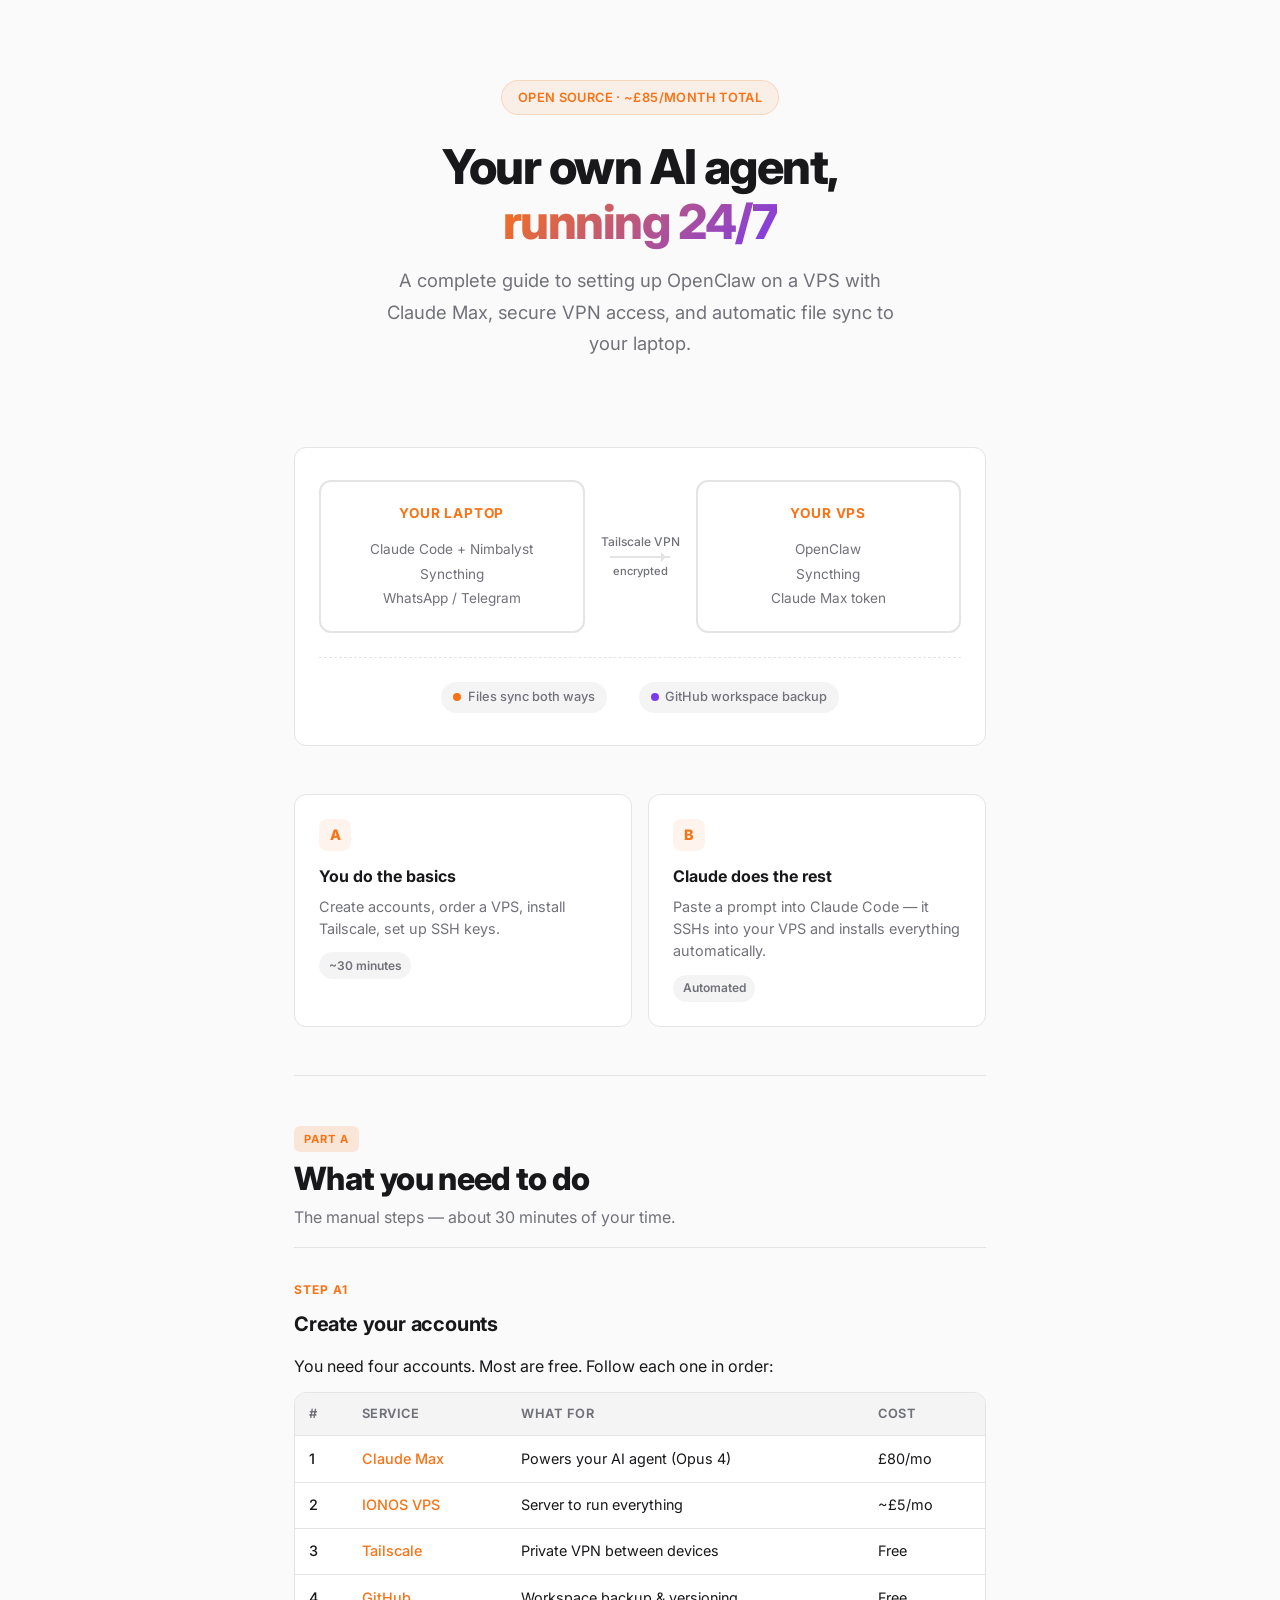
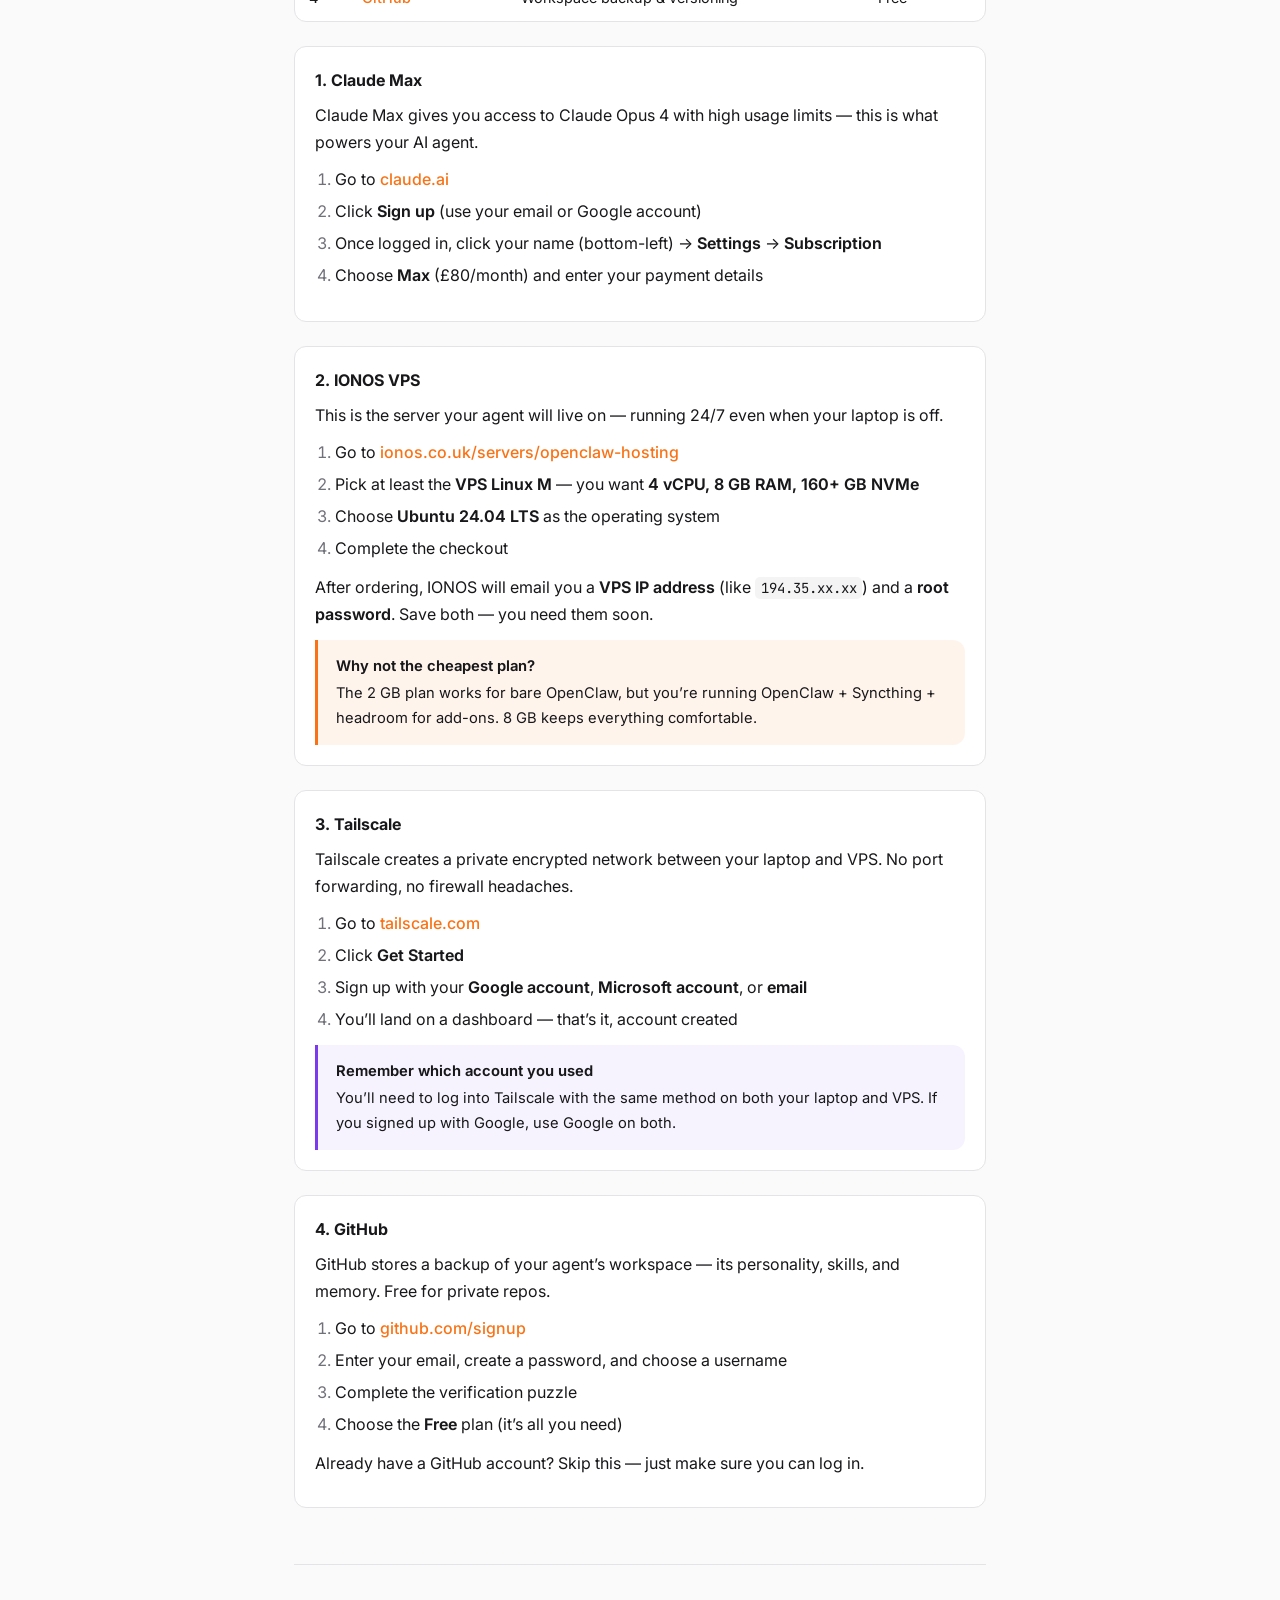
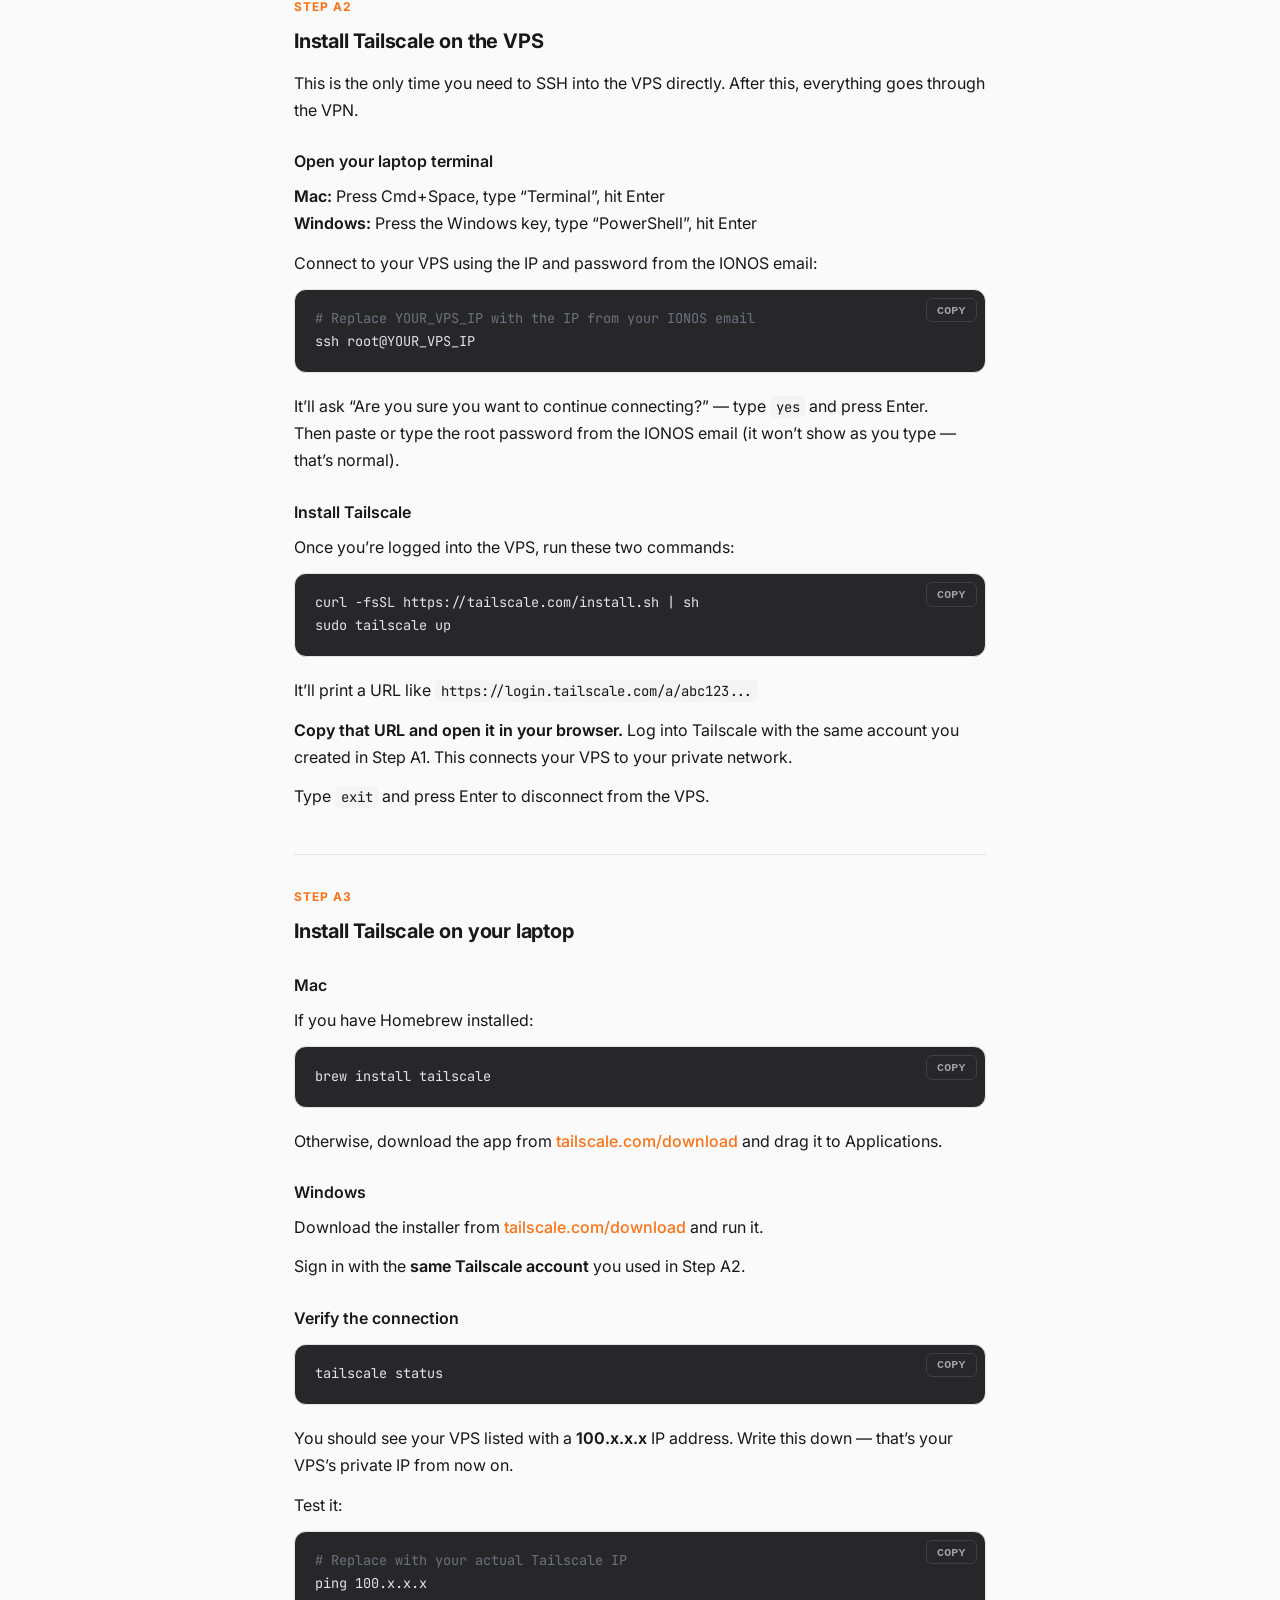
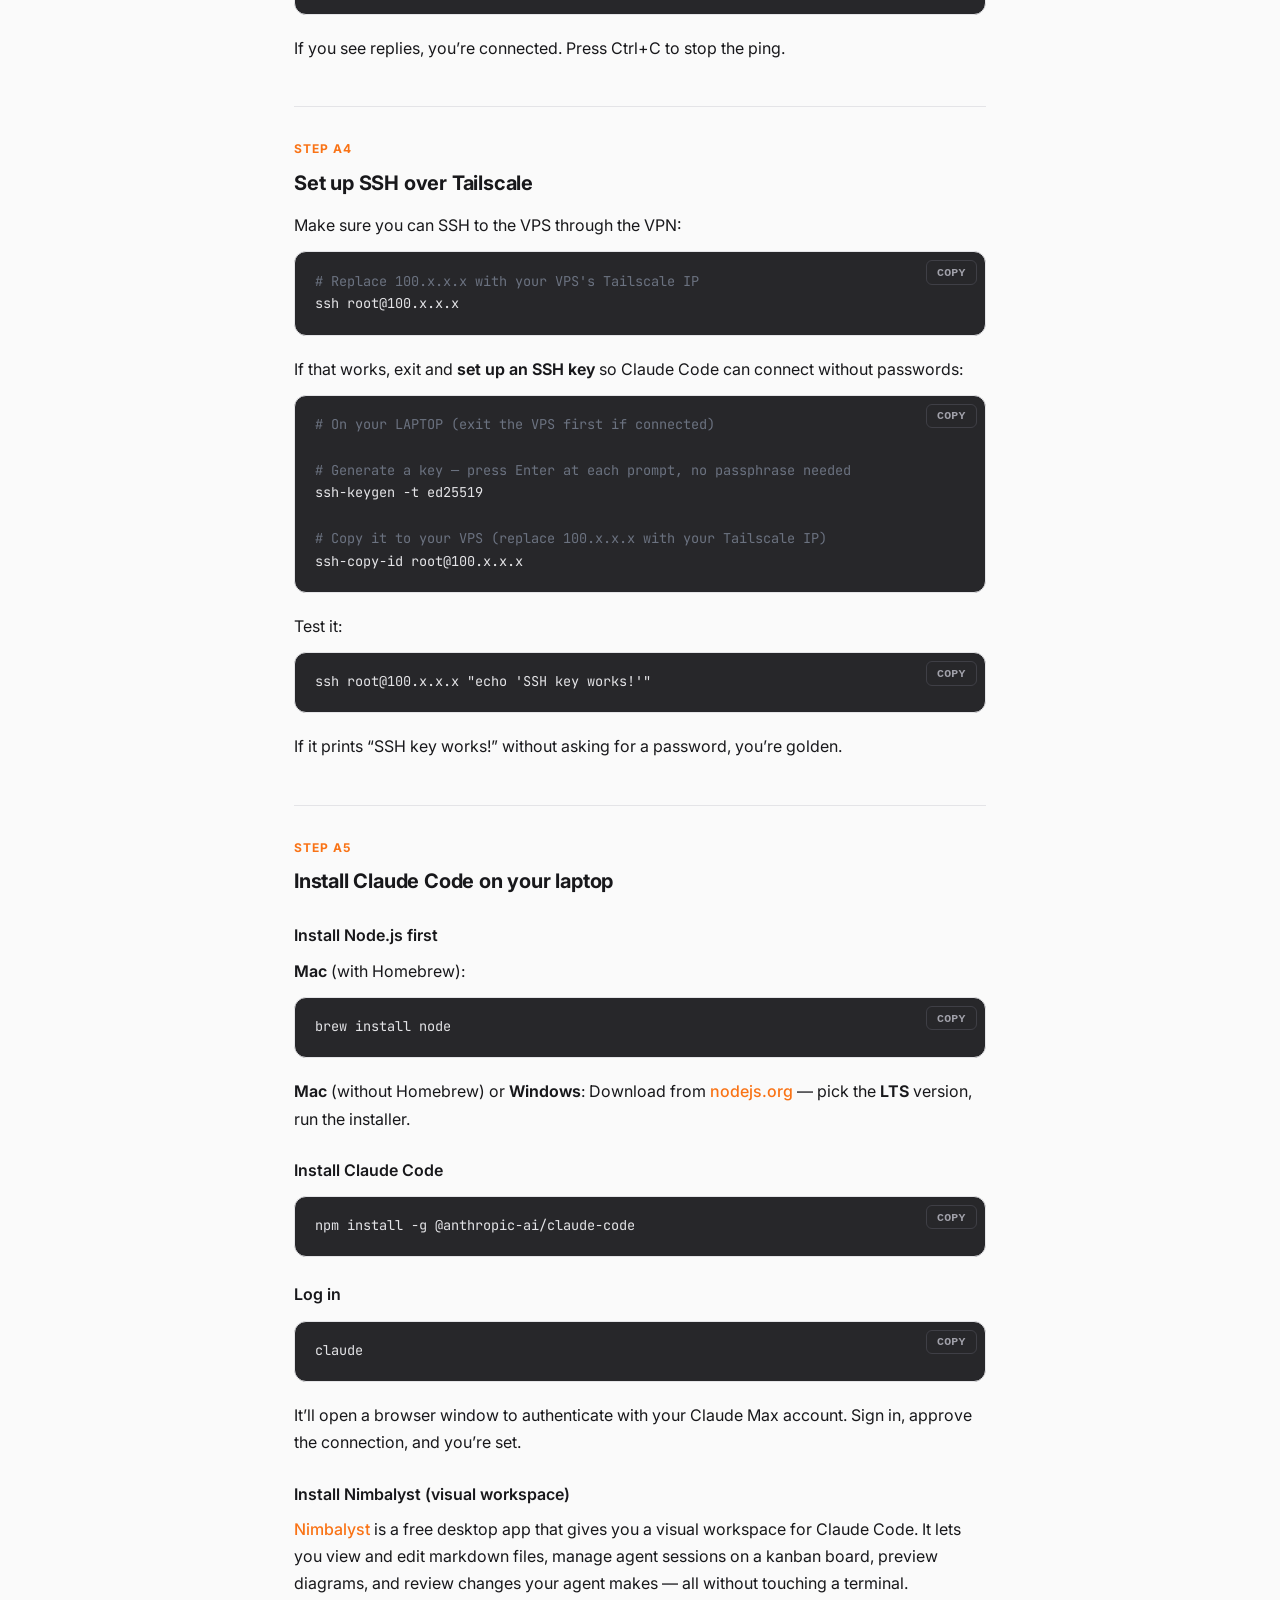
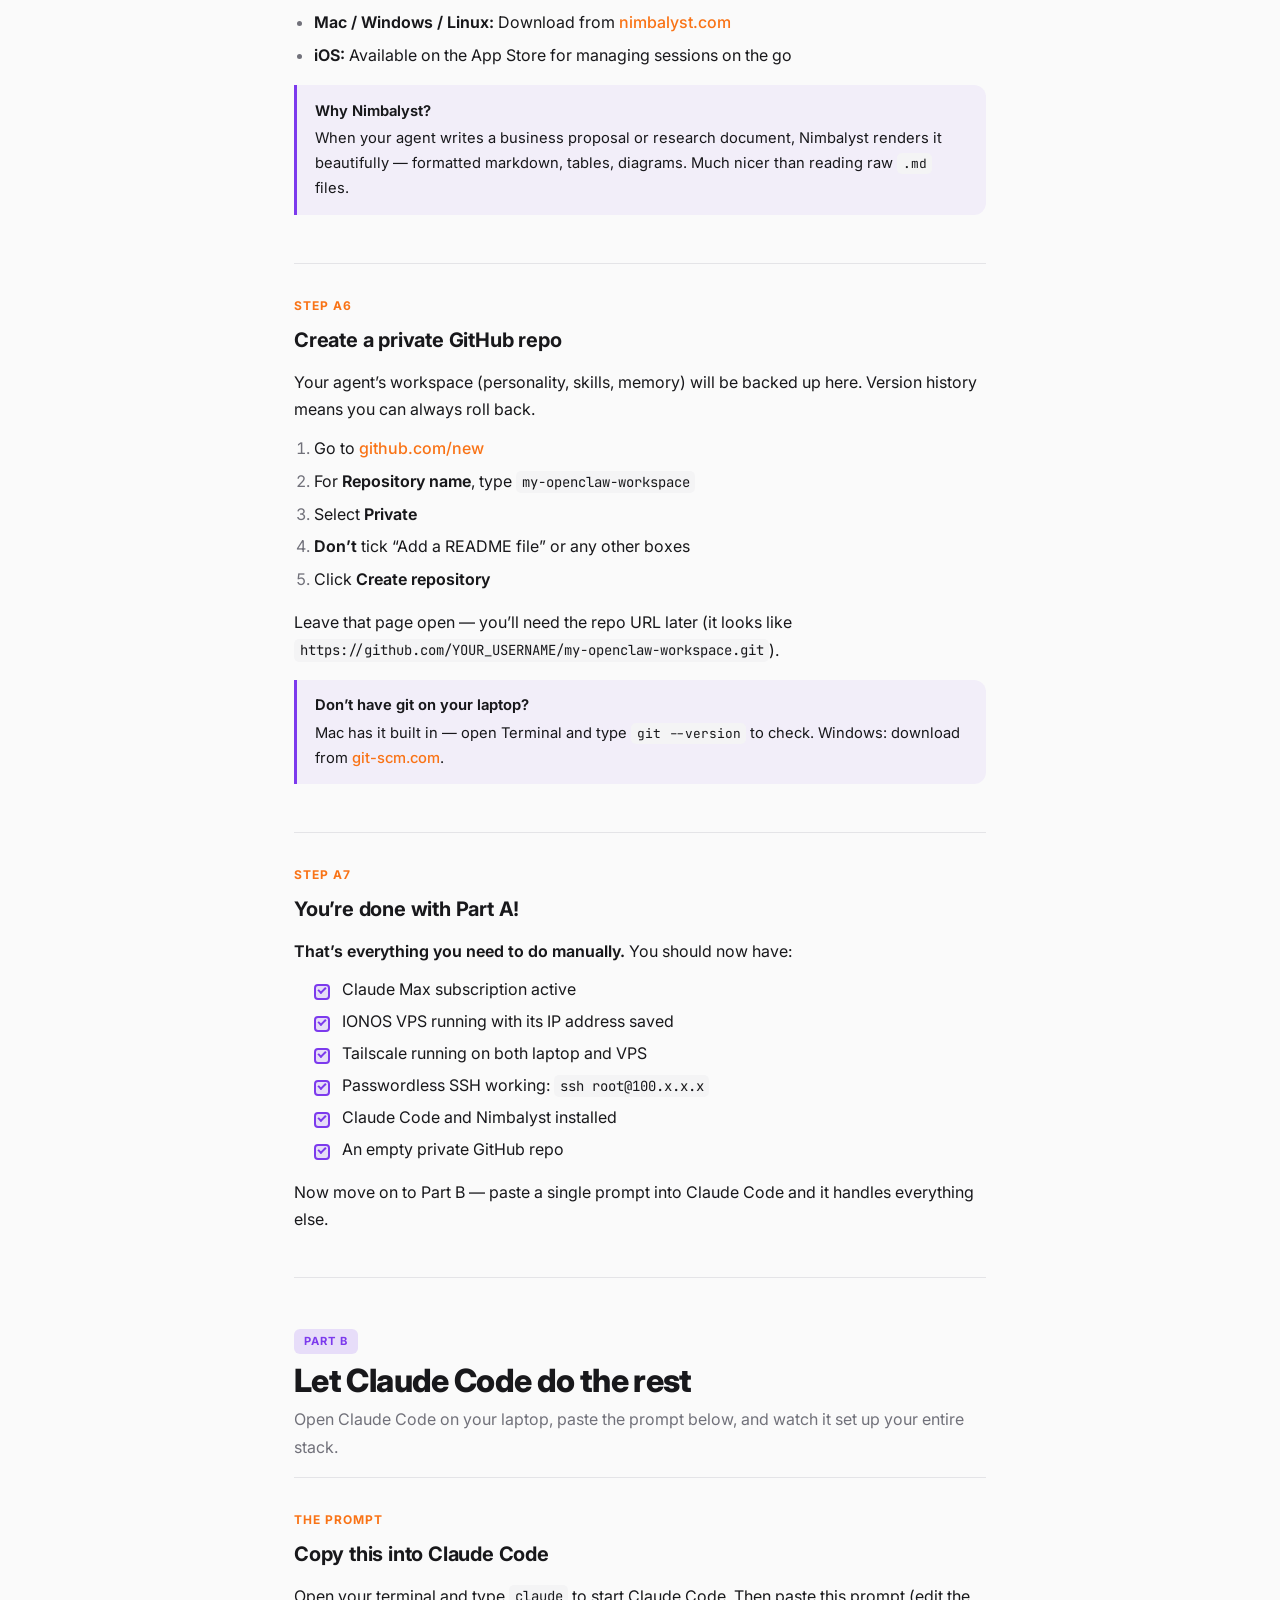
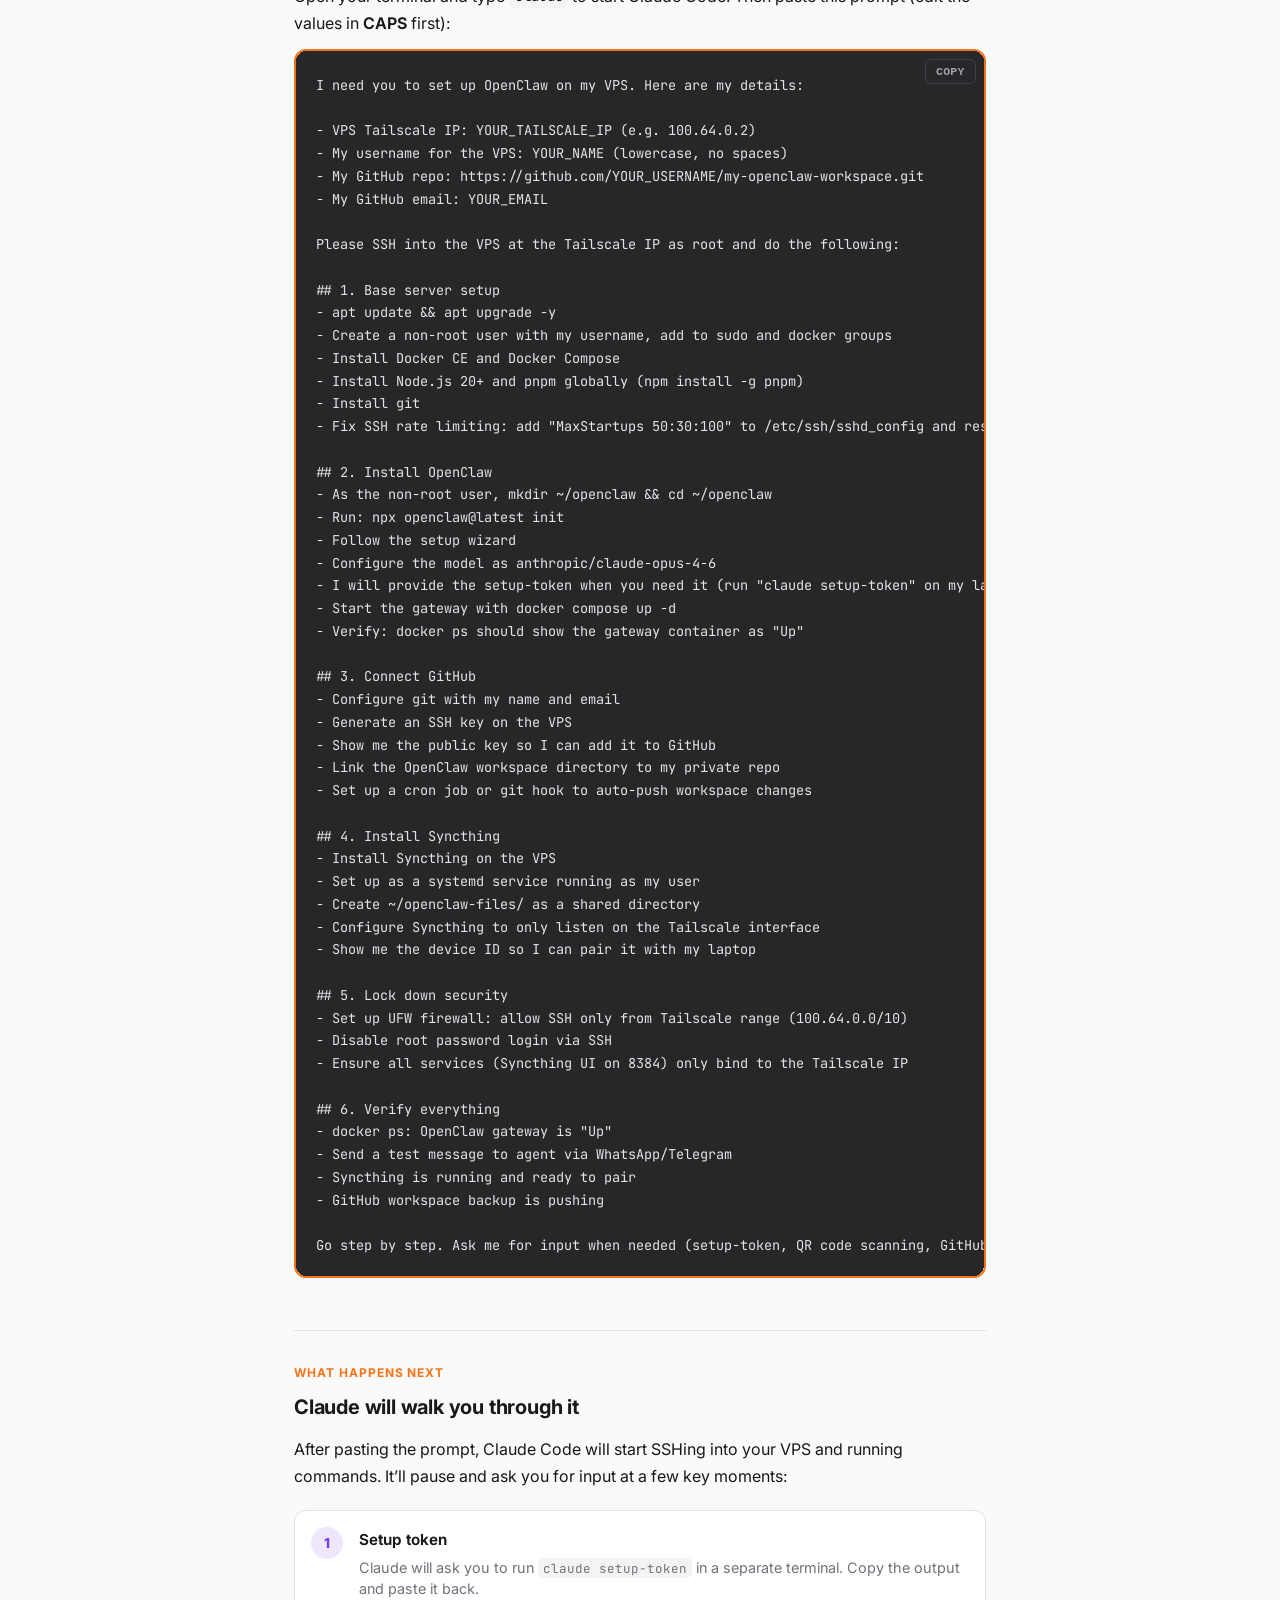
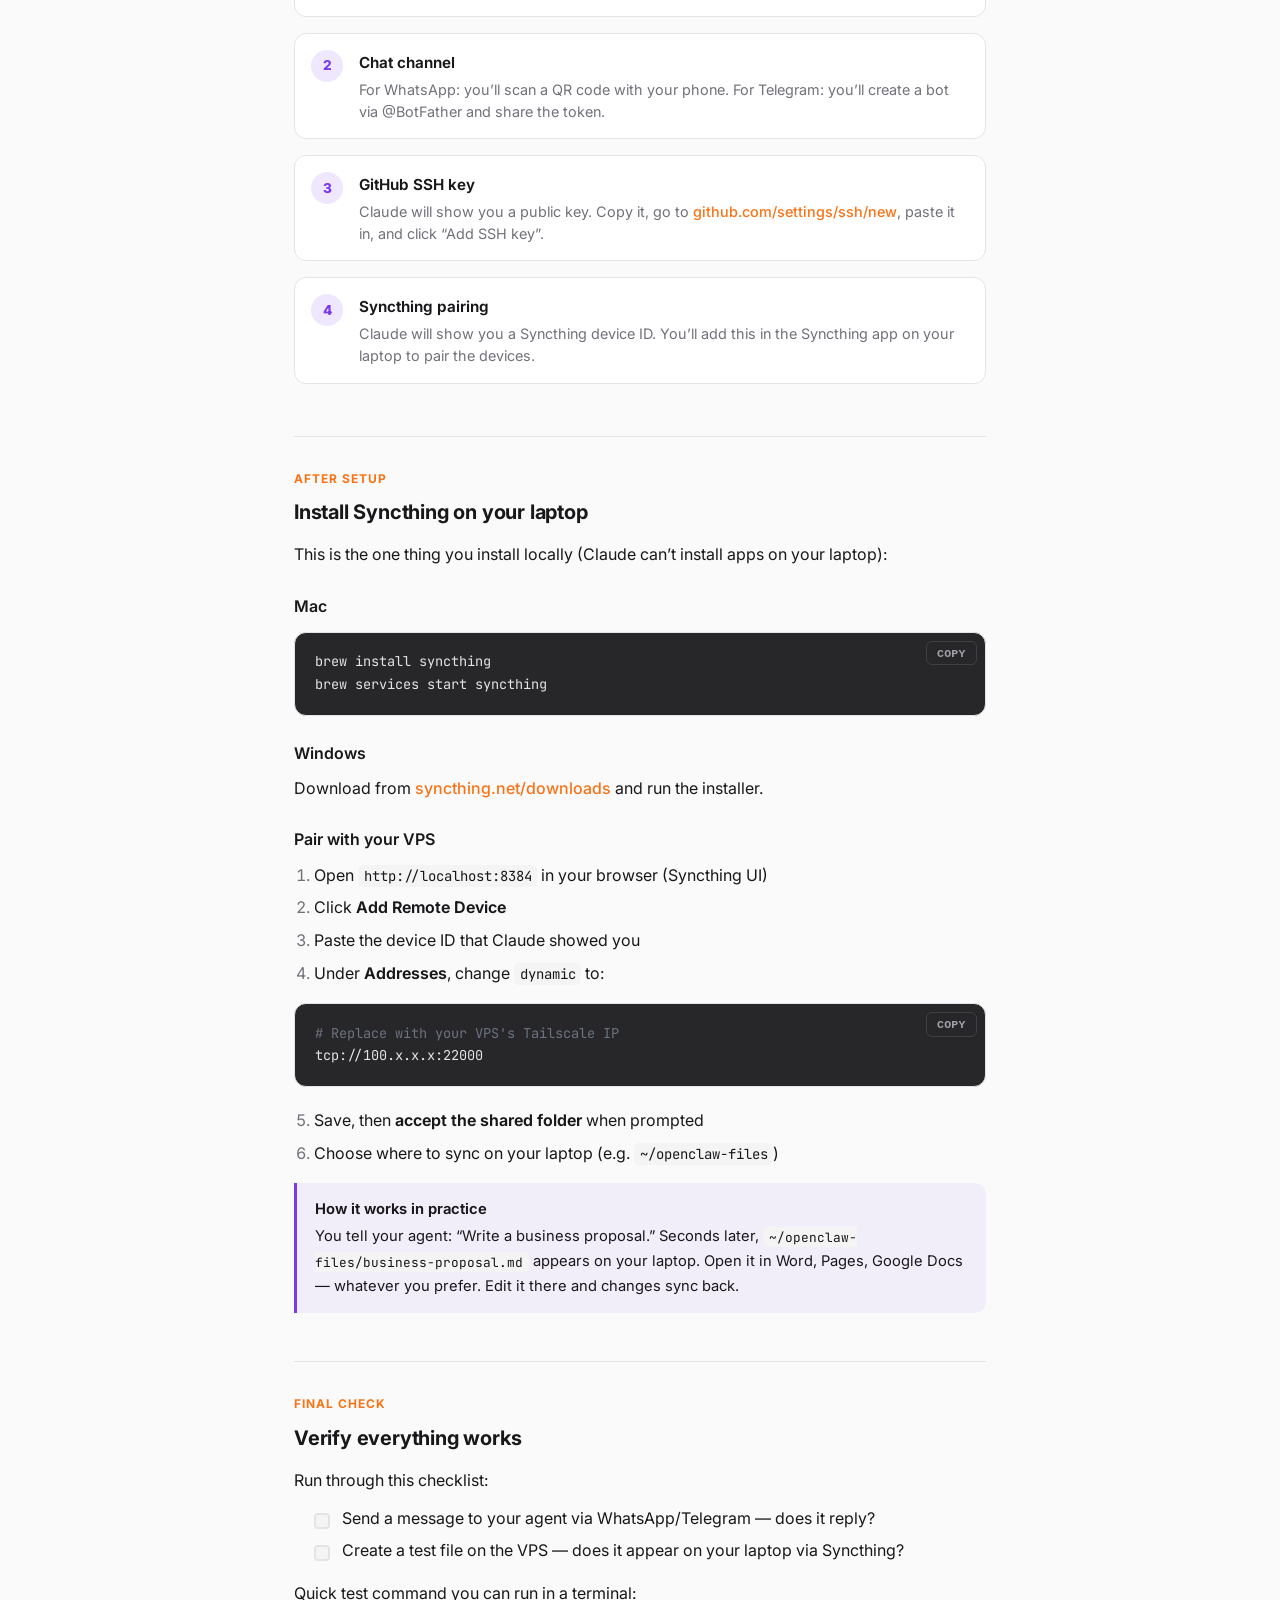
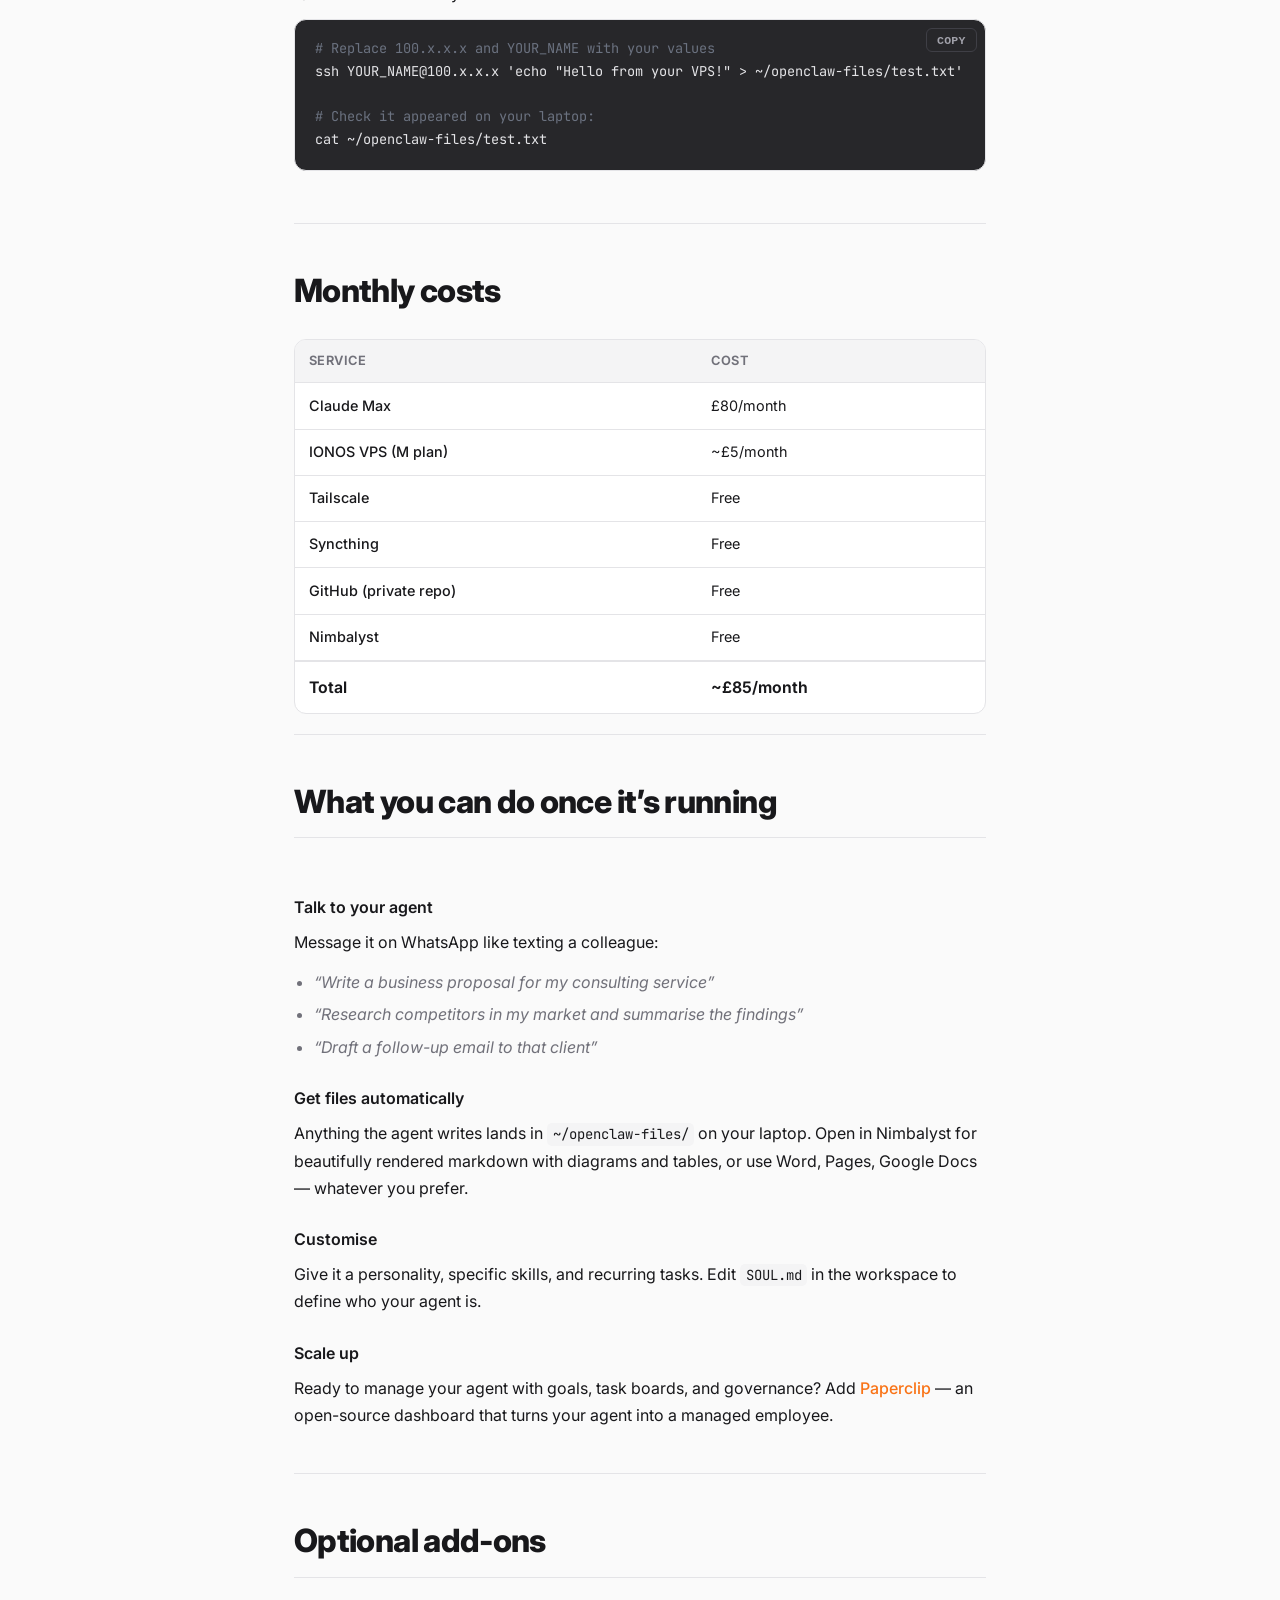
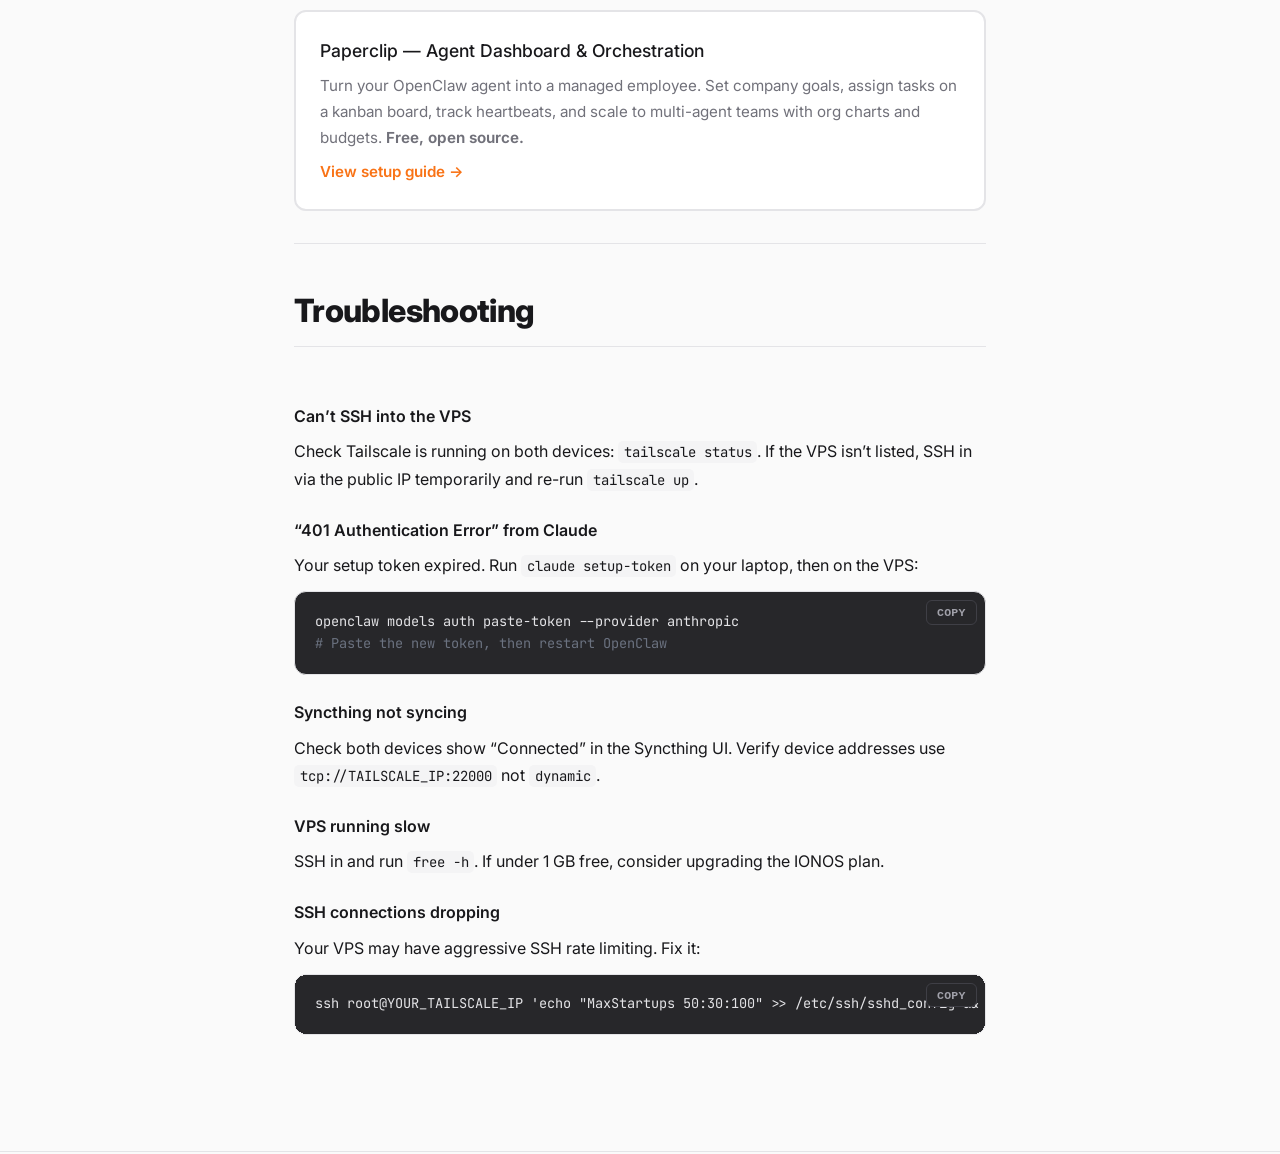
<file: index.html>
<!DOCTYPE html>
<html lang="en">
<head>
  <meta charset="utf-8">
  <meta name="viewport" content="width=device-width, initial-scale=1">
  <title>OpenClaw Bootstrap &mdash; Your AI Agent in 30 Minutes</title>
  <meta name="description" content="Step-by-step guide to setting up a personal AI agent with OpenClaw, Claude Max, Tailscale, and automatic file sync on your own VPS.">
  <link rel="preconnect" href="https://fonts.googleapis.com">
  <link rel="preconnect" href="https://fonts.gstatic.com" crossorigin>
  <link href="https://fonts.googleapis.com/css2?family=Inter:wght@400;500;600;700;800&family=JetBrains+Mono:wght@400;500&display=swap" rel="stylesheet">
  <link rel="stylesheet" href="style.css">
</head>
<body>

<!-- ─── Hero ──────────────────────────────────────────── -->
<section class="hero">
  <div class="wrap">
    <div class="hero-badge">Open Source &middot; ~&pound;85/month total</div>
    <h1>Your own AI agent,<br><span class="gradient">running 24/7</span></h1>
    <p class="hero-sub">
      A complete guide to setting up OpenClaw on a VPS with Claude Max, secure VPN access, and automatic file sync to your laptop.
    </p>
  </div>
</section>

<!-- ─── Architecture ──────────────────────────────────── -->
<div class="wrap">
  <div class="arch">
    <div class="arch-grid">
      <div class="arch-box">
        <h3>Your Laptop</h3>
        <ul>
          <li>Claude Code + Nimbalyst</li>
          <li>Syncthing</li>
          <li>WhatsApp / Telegram</li>
        </ul>
      </div>
      <div class="arch-arrow">
        <span>Tailscale VPN</span>
        <div class="line"></div>
        <span style="font-size:0.7rem;color:var(--muted)">encrypted</span>
      </div>
      <div class="arch-box">
        <h3>Your VPS</h3>
        <ul>
          <li>OpenClaw</li>
          <li>Syncthing</li>
          <li>Claude Max token</li>
        </ul>
      </div>
    </div>
    <div class="arch-bottom">
      <div class="arch-pill"><span class="dot"></span> Files sync both ways</div>
      <div class="arch-pill"><span class="dot purple"></span> GitHub workspace backup</div>
    </div>
  </div>

  <!-- ─── Overview cards ──────────────────────────────── -->
  <div class="overview">
    <div class="overview-card">
      <div class="number">A</div>
      <h3>You do the basics</h3>
      <p>Create accounts, order a VPS, install Tailscale, set up SSH keys.</p>
      <span class="time">~30 minutes</span>
    </div>
    <div class="overview-card">
      <div class="number">B</div>
      <h3>Claude does the rest</h3>
      <p>Paste a prompt into Claude Code &mdash; it SSHs into your VPS and installs everything automatically.</p>
      <span class="time">Automated</span>
    </div>
  </div>

  <!-- ═══════════════════════════════════════════════════ -->
  <!-- PART A                                              -->
  <!-- ═══════════════════════════════════════════════════ -->

  <div class="part-header" id="part-a">
    <span class="part-label you">Part A</span>
    <h2>What you need to do</h2>
    <p>The manual steps &mdash; about 30 minutes of your time.</p>
  </div>

  <!-- A1 ── Sign up ──────────────────────────────────── -->
  <div class="step" id="a1">
    <div class="step-num">Step A1</div>
    <h3>Create your accounts</h3>
    <p>You need four accounts. Most are free. Follow each one in order:</p>

    <div class="table-wrap">
      <table>
        <thead>
          <tr><th>#</th><th>Service</th><th>What for</th><th>Cost</th></tr>
        </thead>
        <tbody>
          <tr>
            <td>1</td>
            <td><a href="https://claude.ai" target="_blank">Claude Max</a></td>
            <td>Powers your AI agent (Opus 4)</td>
            <td>&pound;80/mo</td>
          </tr>
          <tr>
            <td>2</td>
            <td><a href="https://www.ionos.co.uk/servers/openclaw-hosting" target="_blank">IONOS VPS</a></td>
            <td>Server to run everything</td>
            <td>~&pound;5/mo</td>
          </tr>
          <tr>
            <td>3</td>
            <td><a href="https://tailscale.com" target="_blank">Tailscale</a></td>
            <td>Private VPN between devices</td>
            <td>Free</td>
          </tr>
          <tr>
            <td>4</td>
            <td><a href="https://github.com" target="_blank">GitHub</a></td>
            <td>Workspace backup &amp; versioning</td>
            <td>Free</td>
          </tr>
        </tbody>
      </table>
    </div>

    <!-- Claude Max signup -->
    <div class="signup-block">
      <h4>1. Claude Max</h4>
      <p>Claude Max gives you access to Claude Opus 4 with high usage limits &mdash; this is what powers your AI agent.</p>
      <ol>
        <li>Go to <a href="https://claude.ai" target="_blank">claude.ai</a></li>
        <li>Click <strong>Sign up</strong> (use your email or Google account)</li>
        <li>Once logged in, click your name (bottom-left) &rarr; <strong>Settings</strong> &rarr; <strong>Subscription</strong></li>
        <li>Choose <strong>Max</strong> (&pound;80/month) and enter your payment details</li>
      </ol>
    </div>

    <!-- IONOS VPS signup -->
    <div class="signup-block">
      <h4>2. IONOS VPS</h4>
      <p>This is the server your agent will live on &mdash; running 24/7 even when your laptop is off.</p>
      <ol>
        <li>Go to <a href="https://www.ionos.co.uk/servers/openclaw-hosting" target="_blank">ionos.co.uk/servers/openclaw-hosting</a></li>
        <li>Pick at least the <strong>VPS Linux M</strong> &mdash; you want <strong>4 vCPU, 8 GB RAM, 160+ GB NVMe</strong></li>
        <li>Choose <strong>Ubuntu 24.04 LTS</strong> as the operating system</li>
        <li>Complete the checkout</li>
      </ol>
      <p>After ordering, IONOS will email you a <strong>VPS IP address</strong> (like <code>194.35.xx.xx</code>) and a <strong>root password</strong>. Save both &mdash; you need them soon.</p>
      <div class="callout">
        <strong>Why not the cheapest plan?</strong>
        The 2 GB plan works for bare OpenClaw, but you&rsquo;re running OpenClaw + Syncthing + headroom for add-ons. 8 GB keeps everything comfortable.
      </div>
    </div>

    <!-- Tailscale signup -->
    <div class="signup-block">
      <h4>3. Tailscale</h4>
      <p>Tailscale creates a private encrypted network between your laptop and VPS. No port forwarding, no firewall headaches.</p>
      <ol>
        <li>Go to <a href="https://tailscale.com" target="_blank">tailscale.com</a></li>
        <li>Click <strong>Get Started</strong></li>
        <li>Sign up with your <strong>Google account</strong>, <strong>Microsoft account</strong>, or <strong>email</strong></li>
        <li>You&rsquo;ll land on a dashboard &mdash; that&rsquo;s it, account created</li>
      </ol>
      <div class="callout info">
        <strong>Remember which account you used</strong>
        You&rsquo;ll need to log into Tailscale with the same method on both your laptop and VPS. If you signed up with Google, use Google on both.
      </div>
    </div>

    <!-- GitHub signup -->
    <div class="signup-block">
      <h4>4. GitHub</h4>
      <p>GitHub stores a backup of your agent&rsquo;s workspace &mdash; its personality, skills, and memory. Free for private repos.</p>
      <ol>
        <li>Go to <a href="https://github.com/signup" target="_blank">github.com/signup</a></li>
        <li>Enter your email, create a password, and choose a username</li>
        <li>Complete the verification puzzle</li>
        <li>Choose the <strong>Free</strong> plan (it&rsquo;s all you need)</li>
      </ol>
      <p>Already have a GitHub account? Skip this &mdash; just make sure you can log in.</p>
    </div>
  </div>

  <!-- A2 ── Tailscale on VPS ─────────────────────────── -->
  <div class="step" id="a2">
    <div class="step-num">Step A2</div>
    <h3>Install Tailscale on the VPS</h3>
    <p>This is the only time you need to SSH into the VPS directly. After this, everything goes through the VPN.</p>

    <h4>Open your laptop terminal</h4>
    <p><strong>Mac:</strong> Press Cmd+Space, type &ldquo;Terminal&rdquo;, hit Enter<br>
    <strong>Windows:</strong> Press the Windows key, type &ldquo;PowerShell&rdquo;, hit Enter</p>

    <p>Connect to your VPS using the IP and password from the IONOS email:</p>

<pre><code><span class="code-comment"># Replace YOUR_VPS_IP with the IP from your IONOS email</span>
ssh root@YOUR_VPS_IP</code></pre>

    <p>It&rsquo;ll ask &ldquo;Are you sure you want to continue connecting?&rdquo; &mdash; type <code>yes</code> and press Enter.<br>
    Then paste or type the root password from the IONOS email (it won&rsquo;t show as you type &mdash; that&rsquo;s normal).</p>

    <h4>Install Tailscale</h4>
    <p>Once you&rsquo;re logged into the VPS, run these two commands:</p>

<pre><code>curl -fsSL https://tailscale.com/install.sh | sh
sudo tailscale up</code></pre>

    <p>It&rsquo;ll print a URL like <code>https://login.tailscale.com/a/abc123...</code></p>
    <p><strong>Copy that URL and open it in your browser.</strong> Log into Tailscale with the same account you created in Step A1. This connects your VPS to your private network.</p>
    <p>Type <code>exit</code> and press Enter to disconnect from the VPS.</p>
  </div>

  <!-- A3 ── Tailscale on laptop ──────────────────────── -->
  <div class="step" id="a3">
    <div class="step-num">Step A3</div>
    <h3>Install Tailscale on your laptop</h3>

    <h4>Mac</h4>
    <p>If you have Homebrew installed:</p>
<pre><code>brew install tailscale</code></pre>
    <p>Otherwise, download the app from <a href="https://tailscale.com/download" target="_blank">tailscale.com/download</a> and drag it to Applications.</p>

    <h4>Windows</h4>
    <p>Download the installer from <a href="https://tailscale.com/download" target="_blank">tailscale.com/download</a> and run it.</p>

    <p>Sign in with the <strong>same Tailscale account</strong> you used in Step A2.</p>

    <h4>Verify the connection</h4>
<pre><code>tailscale status</code></pre>

    <p>You should see your VPS listed with a <strong>100.x.x.x</strong> IP address. Write this down &mdash; that&rsquo;s your VPS&rsquo;s private IP from now on.</p>

    <p>Test it:</p>
<pre><code><span class="code-comment"># Replace with your actual Tailscale IP</span>
ping 100.x.x.x</code></pre>

    <p>If you see replies, you&rsquo;re connected. Press Ctrl+C to stop the ping.</p>
  </div>

  <!-- A4 ── SSH over Tailscale ────────────────────────── -->
  <div class="step" id="a4">
    <div class="step-num">Step A4</div>
    <h3>Set up SSH over Tailscale</h3>
    <p>Make sure you can SSH to the VPS through the VPN:</p>

<pre><code><span class="code-comment"># Replace 100.x.x.x with your VPS's Tailscale IP</span>
ssh root@100.x.x.x</code></pre>

    <p>If that works, exit and <strong>set up an SSH key</strong> so Claude Code can connect without passwords:</p>

<pre><code><span class="code-comment"># On your LAPTOP (exit the VPS first if connected)</span>

<span class="code-comment"># Generate a key &mdash; press Enter at each prompt, no passphrase needed</span>
ssh-keygen -t ed25519

<span class="code-comment"># Copy it to your VPS (replace 100.x.x.x with your Tailscale IP)</span>
ssh-copy-id root@100.x.x.x</code></pre>

    <p>Test it:</p>
<pre><code>ssh root@100.x.x.x "echo 'SSH key works!'"</code></pre>

    <p>If it prints &ldquo;SSH key works!&rdquo; without asking for a password, you&rsquo;re golden.</p>
  </div>

  <!-- A5 ── Claude Code ───────────────────────────────── -->
  <div class="step" id="a5">
    <div class="step-num">Step A5</div>
    <h3>Install Claude Code on your laptop</h3>

    <h4>Install Node.js first</h4>
    <p><strong>Mac</strong> (with Homebrew):</p>
<pre><code>brew install node</code></pre>
    <p><strong>Mac</strong> (without Homebrew) or <strong>Windows</strong>: Download from <a href="https://nodejs.org" target="_blank">nodejs.org</a> &mdash; pick the <strong>LTS</strong> version, run the installer.</p>

    <h4>Install Claude Code</h4>
<pre><code>npm install -g @anthropic-ai/claude-code</code></pre>

    <h4>Log in</h4>
<pre><code>claude</code></pre>
    <p>It&rsquo;ll open a browser window to authenticate with your Claude Max account. Sign in, approve the connection, and you&rsquo;re set.</p>

    <h4>Install Nimbalyst (visual workspace)</h4>
    <p><a href="https://nimbalyst.com" target="_blank">Nimbalyst</a> is a free desktop app that gives you a visual workspace for Claude Code. It lets you view and edit markdown files, manage agent sessions on a kanban board, preview diagrams, and review changes your agent makes &mdash; all without touching a terminal.</p>
    <ul>
      <li><strong>Mac / Windows / Linux:</strong> Download from <a href="https://nimbalyst.com" target="_blank">nimbalyst.com</a></li>
      <li><strong>iOS:</strong> Available on the App Store for managing sessions on the go</li>
    </ul>

    <div class="callout info">
      <strong>Why Nimbalyst?</strong>
      When your agent writes a business proposal or research document, Nimbalyst renders it beautifully &mdash; formatted markdown, tables, diagrams. Much nicer than reading raw <code>.md</code> files.
    </div>
  </div>

  <!-- A6 ── GitHub repo ───────────────────────────────── -->
  <div class="step" id="a6">
    <div class="step-num">Step A6</div>
    <h3>Create a private GitHub repo</h3>
    <p>Your agent&rsquo;s workspace (personality, skills, memory) will be backed up here. Version history means you can always roll back.</p>
    <ol>
      <li>Go to <a href="https://github.com/new" target="_blank">github.com/new</a></li>
      <li>For <strong>Repository name</strong>, type <code>my-openclaw-workspace</code></li>
      <li>Select <strong>Private</strong></li>
      <li><strong>Don&rsquo;t</strong> tick &ldquo;Add a README file&rdquo; or any other boxes</li>
      <li>Click <strong>Create repository</strong></li>
    </ol>
    <p>Leave that page open &mdash; you&rsquo;ll need the repo URL later (it looks like <code>https://github.com/YOUR_USERNAME/my-openclaw-workspace.git</code>).</p>

    <div class="callout info">
      <strong>Don&rsquo;t have git on your laptop?</strong>
      Mac has it built in &mdash; open Terminal and type <code>git --version</code> to check. Windows: download from <a href="https://git-scm.com" target="_blank">git-scm.com</a>.
    </div>
  </div>

  <!-- A7 ── Done ──────────────────────────────────────── -->
  <div class="step" id="a7">
    <div class="step-num">Step A7</div>
    <h3>You&rsquo;re done with Part A!</h3>
    <p><strong>That&rsquo;s everything you need to do manually.</strong> You should now have:</p>
    <ul class="checklist done">
      <li>Claude Max subscription active</li>
      <li>IONOS VPS running with its IP address saved</li>
      <li>Tailscale running on both laptop and VPS</li>
      <li>Passwordless SSH working: <code>ssh root@100.x.x.x</code></li>
      <li>Claude Code and Nimbalyst installed</li>
      <li>An empty private GitHub repo</li>
    </ul>
    <p>Now move on to Part B &mdash; paste a single prompt into Claude Code and it handles everything else.</p>
  </div>

  <!-- ═══════════════════════════════════════════════════ -->
  <!-- PART B                                              -->
  <!-- ═══════════════════════════════════════════════════ -->

  <div class="part-header" id="part-b">
    <span class="part-label auto">Part B</span>
    <h2>Let Claude Code do the rest</h2>
    <p>Open Claude Code on your laptop, paste the prompt below, and watch it set up your entire stack.</p>
  </div>

  <!-- B-prompt ── The big prompt ──────────────────────── -->
  <div class="step" id="b-prompt">
    <div class="step-num">The Prompt</div>
    <h3>Copy this into Claude Code</h3>
    <p>Open your terminal and type <code>claude</code> to start Claude Code. Then paste this prompt (edit the values in <strong>CAPS</strong> first):</p>

    <div class="prompt-block">
<pre><code>I need you to set up OpenClaw on my VPS. Here are my details:

- VPS Tailscale IP: YOUR_TAILSCALE_IP (e.g. 100.64.0.2)
- My username for the VPS: YOUR_NAME (lowercase, no spaces)
- My GitHub repo: https://github.com/YOUR_USERNAME/my-openclaw-workspace.git
- My GitHub email: YOUR_EMAIL

Please SSH into the VPS at the Tailscale IP as root and do the following:

## 1. Base server setup
- apt update &amp;&amp; apt upgrade -y
- Create a non-root user with my username, add to sudo and docker groups
- Install Docker CE and Docker Compose
- Install Node.js 20+ and pnpm globally (npm install -g pnpm)
- Install git
- Fix SSH rate limiting: add "MaxStartups 50:30:100" to /etc/ssh/sshd_config and restart sshd

## 2. Install OpenClaw
- As the non-root user, mkdir ~/openclaw &amp;&amp; cd ~/openclaw
- Run: npx openclaw@latest init
- Follow the setup wizard
- Configure the model as anthropic/claude-opus-4-6
- I will provide the setup-token when you need it (run "claude setup-token" on my laptop)
- Start the gateway with docker compose up -d
- Verify: docker ps should show the gateway container as "Up"

## 3. Connect GitHub
- Configure git with my name and email
- Generate an SSH key on the VPS
- Show me the public key so I can add it to GitHub
- Link the OpenClaw workspace directory to my private repo
- Set up a cron job or git hook to auto-push workspace changes

## 4. Install Syncthing
- Install Syncthing on the VPS
- Set up as a systemd service running as my user
- Create ~/openclaw-files/ as a shared directory
- Configure Syncthing to only listen on the Tailscale interface
- Show me the device ID so I can pair it with my laptop

## 5. Lock down security
- Set up UFW firewall: allow SSH only from Tailscale range (100.64.0.0/10)
- Disable root password login via SSH
- Ensure all services (Syncthing UI on 8384) only bind to the Tailscale IP

## 6. Verify everything
- docker ps: OpenClaw gateway is "Up"
- Send a test message to agent via WhatsApp/Telegram
- Syncthing is running and ready to pair
- GitHub workspace backup is pushing

Go step by step. Ask me for input when needed (setup-token, QR code scanning, GitHub key approval, etc).</code></pre>
    </div>
  </div>

  <!-- B ── What happens ───────────────────────────────── -->
  <div class="step" id="b-steps">
    <div class="step-num">What happens next</div>
    <h3>Claude will walk you through it</h3>
    <p>After pasting the prompt, Claude Code will start SSHing into your VPS and running commands. It&rsquo;ll pause and ask you for input at a few key moments:</p>

    <div class="interaction-list">
      <div class="interaction">
        <div class="interaction-icon">1</div>
        <div class="interaction-body">
          <h4>Setup token</h4>
          <p>Claude will ask you to run <code>claude setup-token</code> in a separate terminal. Copy the output and paste it back.</p>
        </div>
      </div>
      <div class="interaction">
        <div class="interaction-icon">2</div>
        <div class="interaction-body">
          <h4>Chat channel</h4>
          <p>For WhatsApp: you&rsquo;ll scan a QR code with your phone. For Telegram: you&rsquo;ll create a bot via @BotFather and share the token.</p>
        </div>
      </div>
      <div class="interaction">
        <div class="interaction-icon">3</div>
        <div class="interaction-body">
          <h4>GitHub SSH key</h4>
          <p>Claude will show you a public key. Copy it, go to <a href="https://github.com/settings/ssh/new" target="_blank">github.com/settings/ssh/new</a>, paste it in, and click &ldquo;Add SSH key&rdquo;.</p>
        </div>
      </div>
      <div class="interaction">
        <div class="interaction-icon">4</div>
        <div class="interaction-body">
          <h4>Syncthing pairing</h4>
          <p>Claude will show you a Syncthing device ID. You&rsquo;ll add this in the Syncthing app on your laptop to pair the devices.</p>
        </div>
      </div>
    </div>
  </div>

  <!-- B ── Syncthing on laptop ────────────────────────── -->
  <div class="step" id="b-syncthing-laptop">
    <div class="step-num">After setup</div>
    <h3>Install Syncthing on your laptop</h3>
    <p>This is the one thing you install locally (Claude can&rsquo;t install apps on your laptop):</p>

    <h4>Mac</h4>
<pre><code>brew install syncthing
brew services start syncthing</code></pre>

    <h4>Windows</h4>
    <p>Download from <a href="https://syncthing.net/downloads" target="_blank">syncthing.net/downloads</a> and run the installer.</p>

    <h4>Pair with your VPS</h4>
    <ol>
      <li>Open <code>http://localhost:8384</code> in your browser (Syncthing UI)</li>
      <li>Click <strong>Add Remote Device</strong></li>
      <li>Paste the device ID that Claude showed you</li>
      <li>Under <strong>Addresses</strong>, change <code>dynamic</code> to:</li>
    </ol>
<pre><code><span class="code-comment"># Replace with your VPS's Tailscale IP</span>
tcp://100.x.x.x:22000</code></pre>
    <ol start="5">
      <li>Save, then <strong>accept the shared folder</strong> when prompted</li>
      <li>Choose where to sync on your laptop (e.g. <code>~/openclaw-files</code>)</li>
    </ol>

    <div class="callout info">
      <strong>How it works in practice</strong>
      You tell your agent: &ldquo;Write a business proposal.&rdquo; Seconds later, <code>~/openclaw-files/business-proposal.md</code> appears on your laptop. Open it in Word, Pages, Google Docs &mdash; whatever you prefer. Edit it there and changes sync back.
    </div>
  </div>

  <!-- B ── Verify ─────────────────────────────────────── -->
  <div class="step" id="b-verify">
    <div class="step-num">Final check</div>
    <h3>Verify everything works</h3>
    <p>Run through this checklist:</p>
    <ul class="checklist">
      <li>Send a message to your agent via WhatsApp/Telegram &mdash; does it reply?</li>
      <li>Create a test file on the VPS &mdash; does it appear on your laptop via Syncthing?</li>
    </ul>

    <p>Quick test command you can run in a terminal:</p>
<pre><code><span class="code-comment"># Replace 100.x.x.x and YOUR_NAME with your values</span>
ssh YOUR_NAME@100.x.x.x 'echo "Hello from your VPS!" > ~/openclaw-files/test.txt'

<span class="code-comment"># Check it appeared on your laptop:</span>
cat ~/openclaw-files/test.txt</code></pre>
  </div>

  <!-- ═══════════════════════════════════════════════════ -->
  <!-- Costs                                               -->
  <!-- ═══════════════════════════════════════════════════ -->

  <div class="part-header" id="costs">
    <h2>Monthly costs</h2>
  </div>

  <div class="table-wrap">
    <table>
      <thead>
        <tr><th>Service</th><th>Cost</th></tr>
      </thead>
      <tbody>
        <tr><td>Claude Max</td><td>&pound;80/month</td></tr>
        <tr><td>IONOS VPS (M plan)</td><td>~&pound;5/month</td></tr>
        <tr><td>Tailscale</td><td>Free</td></tr>
        <tr><td>Syncthing</td><td>Free</td></tr>
        <tr><td>GitHub (private repo)</td><td>Free</td></tr>
        <tr><td>Nimbalyst</td><td>Free</td></tr>
        <tr class="cost-total"><td><strong>Total</strong></td><td><strong>~&pound;85/month</strong></td></tr>
      </tbody>
    </table>
  </div>

  <!-- ═══════════════════════════════════════════════════ -->
  <!-- What next                                           -->
  <!-- ═══════════════════════════════════════════════════ -->

  <div class="part-header" id="next">
    <h2>What you can do once it&rsquo;s running</h2>
  </div>

  <div class="step">
    <h4>Talk to your agent</h4>
    <p>Message it on WhatsApp like texting a colleague:</p>
    <ul>
      <li><em>&ldquo;Write a business proposal for my consulting service&rdquo;</em></li>
      <li><em>&ldquo;Research competitors in my market and summarise the findings&rdquo;</em></li>
      <li><em>&ldquo;Draft a follow-up email to that client&rdquo;</em></li>
    </ul>

    <h4>Get files automatically</h4>
    <p>Anything the agent writes lands in <code>~/openclaw-files/</code> on your laptop. Open in Nimbalyst for beautifully rendered markdown with diagrams and tables, or use Word, Pages, Google Docs &mdash; whatever you prefer.</p>

    <h4>Customise</h4>
    <p>Give it a personality, specific skills, and recurring tasks. Edit <code>SOUL.md</code> in the workspace to define who your agent is.</p>

    <h4>Scale up</h4>
    <p>Ready to manage your agent with goals, task boards, and governance? Add <a href="paperclip.html">Paperclip</a> &mdash; an open-source dashboard that turns your agent into a managed employee.</p>
  </div>

  <!-- ═══════════════════════════════════════════════════ -->
  <!-- Add-ons                                             -->
  <!-- ═══════════════════════════════════════════════════ -->

  <div class="part-header" id="addons">
    <h2>Optional add-ons</h2>
  </div>

  <div class="step">
    <div class="addon-card">
      <h4><a href="paperclip.html">Paperclip &mdash; Agent Dashboard &amp; Orchestration</a></h4>
      <p>Turn your OpenClaw agent into a managed employee. Set company goals, assign tasks on a kanban board, track heartbeats, and scale to multi-agent teams with org charts and budgets. <strong>Free, open source.</strong></p>
      <p><a href="paperclip.html">View setup guide &rarr;</a></p>
    </div>
  </div>

  <!-- ═══════════════════════════════════════════════════ -->
  <!-- Troubleshooting                                     -->
  <!-- ═══════════════════════════════════════════════════ -->

  <div class="part-header" id="troubleshooting">
    <h2>Troubleshooting</h2>
  </div>

  <div class="step">
    <h4>Can&rsquo;t SSH into the VPS</h4>
    <p>Check Tailscale is running on both devices: <code>tailscale status</code>. If the VPS isn&rsquo;t listed, SSH in via the public IP temporarily and re-run <code>tailscale up</code>.</p>

    <h4>&ldquo;401 Authentication Error&rdquo; from Claude</h4>
    <p>Your setup token expired. Run <code>claude setup-token</code> on your laptop, then on the VPS:</p>
<pre><code>openclaw models auth paste-token --provider anthropic
<span class="code-comment"># Paste the new token, then restart OpenClaw</span></code></pre>

    <h4>Syncthing not syncing</h4>
    <p>Check both devices show &ldquo;Connected&rdquo; in the Syncthing UI. Verify device addresses use <code>tcp://TAILSCALE_IP:22000</code> not <code>dynamic</code>.</p>

    <h4>VPS running slow</h4>
    <p>SSH in and run <code>free -h</code>. If under 1 GB free, consider upgrading the IONOS plan.</p>

    <h4>SSH connections dropping</h4>
    <p>Your VPS may have aggressive SSH rate limiting. Fix it:</p>
<pre><code>ssh root@YOUR_TAILSCALE_IP 'echo "MaxStartups 50:30:100" >> /etc/ssh/sshd_config &amp;&amp; systemctl restart sshd'</code></pre>
  </div>

</div><!-- .wrap -->

<footer>
  <div class="wrap">
    Built with <a href="https://openclaw.ai" target="_blank">OpenClaw</a>,
    <a href="https://tailscale.com" target="_blank">Tailscale</a> &amp;
    <a href="https://syncthing.net" target="_blank">Syncthing</a>.
    &mdash; <a href="https://tigz.me">tigz.me</a>
  </div>
</footer>

<!-- ─── Copy to clipboard ─────────────────────────────── -->
<script>
document.addEventListener('DOMContentLoaded', () => {
  document.querySelectorAll('pre').forEach(pre => {
    const btn = document.createElement('button');
    btn.className = 'copy-btn';
    btn.textContent = 'Copy';
    btn.setAttribute('aria-label', 'Copy to clipboard');

    btn.addEventListener('click', async () => {
      const code = pre.querySelector('code');
      const text = code ? code.textContent : pre.textContent;
      try {
        await navigator.clipboard.writeText(text.trim());
        btn.textContent = 'Copied!';
        btn.classList.add('copied');
        setTimeout(() => { btn.textContent = 'Copy'; btn.classList.remove('copied'); }, 2000);
      } catch {
        const ta = document.createElement('textarea');
        ta.value = text.trim();
        ta.style.position = 'fixed';
        ta.style.opacity = '0';
        document.body.appendChild(ta);
        ta.select();
        document.execCommand('copy');
        document.body.removeChild(ta);
        btn.textContent = 'Copied!';
        btn.classList.add('copied');
        setTimeout(() => { btn.textContent = 'Copy'; btn.classList.remove('copied'); }, 2000);
      }
    });

    pre.style.position = 'relative';
    pre.appendChild(btn);
  });
});
</script>

</body>
</html>
</file>
<file: style.css>
/* ── Reset & Tokens ────────────────────────────────────── */
*, *::before, *::after { margin: 0; padding: 0; box-sizing: border-box; }

:root {
  --bg:      #fafafa;
  --fg:      #18181b;
  --muted:   #71717a;
  --border:  #e4e4e7;
  --surface: #f4f4f5;
  --accent:  #f97316;
  --accent2: #7c3aed;
  --code-bg: #27272a;
  --code-fg: #e4e4e7;
  --card:    #ffffff;
  --radius:  12px;
  --glow:    rgba(249, 115, 22, 0.08);
}

@media (prefers-color-scheme: dark) {
  :root {
    --bg:      #09090b;
    --fg:      #fafafa;
    --muted:   #a1a1aa;
    --border:  #27272a;
    --surface: #18181b;
    --accent:  #fb923c;
    --accent2: #a78bfa;
    --code-bg: #18181b;
    --code-fg: #d4d4d8;
    --card:    #111113;
    --glow:    rgba(251, 146, 60, 0.06);
  }
}

/* ── Base ──────────────────────────────────────────────── */
html { scroll-behavior: smooth; }

body {
  font-family: 'Inter', -apple-system, BlinkMacSystemFont, 'Segoe UI', system-ui, sans-serif;
  font-size: 16px;
  line-height: 1.7;
  color: var(--fg);
  background: var(--bg);
  -webkit-font-smoothing: antialiased;
  -moz-osx-font-smoothing: grayscale;
}

::selection {
  background: var(--accent);
  color: #fff;
}

/* ── Layout ────────────────────────────────────────────── */
.wrap {
  max-width: 740px;
  margin: 0 auto;
  padding: 0 1.5rem;
}

/* ── Hero ──────────────────────────────────────────────── */
.hero {
  padding: 5rem 0 3rem;
  text-align: center;
}

.hero-badge {
  display: inline-flex;
  align-items: center;
  gap: 0.5rem;
  padding: 0.35rem 1rem;
  border-radius: 100px;
  background: var(--glow);
  border: 1px solid color-mix(in srgb, var(--accent) 20%, transparent);
  color: var(--accent);
  font-size: 0.8rem;
  font-weight: 600;
  letter-spacing: 0.03em;
  text-transform: uppercase;
  margin-bottom: 1.5rem;
}

.hero h1 {
  font-size: clamp(2rem, 5vw, 3rem);
  font-weight: 800;
  letter-spacing: -0.03em;
  line-height: 1.15;
  margin-bottom: 1rem;
}

.hero h1 .gradient {
  background: linear-gradient(135deg, var(--accent), var(--accent2));
  -webkit-background-clip: text;
  -webkit-text-fill-color: transparent;
  background-clip: text;
}

.hero-sub {
  font-size: 1.15rem;
  color: var(--muted);
  max-width: 520px;
  margin: 0 auto 2.5rem;
}

/* ── Architecture diagram ─────────────────────────────── */
.arch {
  background: var(--card);
  border: 1px solid var(--border);
  border-radius: var(--radius);
  padding: 2rem 1.5rem;
  margin: 0 auto 3rem;
  overflow-x: auto;
}

.arch-grid {
  display: grid;
  grid-template-columns: 1fr auto 1fr;
  align-items: center;
  gap: 1rem;
  min-width: 560px;
}

.arch-box {
  border: 2px solid var(--border);
  border-radius: var(--radius);
  padding: 1.25rem;
  text-align: center;
}

.arch-box h3 {
  font-size: 0.85rem;
  font-weight: 700;
  text-transform: uppercase;
  letter-spacing: 0.06em;
  margin-bottom: 0.75rem;
  color: var(--accent);
}

.arch-box ul {
  list-style: none;
  font-size: 0.85rem;
  color: var(--muted);
  line-height: 1.8;
}

.arch-arrow {
  display: flex;
  flex-direction: column;
  align-items: center;
  gap: 0.25rem;
  color: var(--muted);
  font-size: 0.75rem;
  font-weight: 500;
  white-space: nowrap;
}

.arch-arrow .line {
  width: 60px;
  height: 2px;
  background: var(--border);
  position: relative;
}

.arch-arrow .line::after {
  content: '';
  position: absolute;
  right: -1px;
  top: -4px;
  border: 5px solid transparent;
  border-left-color: var(--border);
}

.arch-bottom {
  display: flex;
  justify-content: center;
  gap: 2rem;
  margin-top: 1.5rem;
  padding-top: 1.5rem;
  border-top: 1px dashed var(--border);
}

.arch-pill {
  display: inline-flex;
  align-items: center;
  gap: 0.4rem;
  padding: 0.3rem 0.75rem;
  border-radius: 100px;
  background: var(--surface);
  font-size: 0.8rem;
  color: var(--muted);
  font-weight: 500;
}

.arch-pill .dot {
  width: 8px;
  height: 8px;
  border-radius: 50%;
  background: var(--accent);
}

.arch-pill .dot.purple { background: var(--accent2); }

/* ── How it works overview ────────────────────────────── */
.overview {
  display: grid;
  grid-template-columns: 1fr 1fr;
  gap: 1rem;
  margin-bottom: 3rem;
}

.overview-card {
  background: var(--card);
  border: 1px solid var(--border);
  border-radius: var(--radius);
  padding: 1.5rem;
}

.overview-card .number {
  display: inline-flex;
  align-items: center;
  justify-content: center;
  width: 2rem;
  height: 2rem;
  border-radius: 8px;
  background: var(--glow);
  color: var(--accent);
  font-weight: 800;
  font-size: 0.9rem;
  margin-bottom: 0.75rem;
}

.overview-card h3 {
  font-size: 1rem;
  font-weight: 700;
  margin-bottom: 0.35rem;
}

.overview-card p {
  font-size: 0.9rem;
  color: var(--muted);
  line-height: 1.55;
}

.overview-card .time {
  display: inline-block;
  margin-top: 0.75rem;
  padding: 0.2rem 0.6rem;
  border-radius: 100px;
  background: var(--surface);
  font-size: 0.75rem;
  font-weight: 600;
  color: var(--muted);
}

/* ── Section headings ─────────────────────────────────── */
.part-header {
  padding: 3rem 0 1rem;
  border-top: 1px solid var(--border);
}

.part-label {
  display: inline-block;
  padding: 0.2rem 0.65rem;
  border-radius: 6px;
  font-size: 0.7rem;
  font-weight: 700;
  text-transform: uppercase;
  letter-spacing: 0.08em;
  margin-bottom: 0.5rem;
}

.part-label.you { background: color-mix(in srgb, var(--accent) 15%, transparent); color: var(--accent); }
.part-label.auto { background: color-mix(in srgb, var(--accent2) 15%, transparent); color: var(--accent2); }

.part-header h2 {
  font-size: clamp(1.5rem, 3vw, 2rem);
  font-weight: 800;
  letter-spacing: -0.02em;
  line-height: 1.2;
}

.part-header p {
  color: var(--muted);
  margin-top: 0.35rem;
}

/* ── Steps ─────────────────────────────────────────────── */
.step {
  padding: 2rem 0;
  border-top: 1px solid var(--border);
}

.step-num {
  font-size: 0.75rem;
  font-weight: 700;
  color: var(--accent);
  text-transform: uppercase;
  letter-spacing: 0.08em;
  margin-bottom: 0.4rem;
}

.step h3 {
  font-size: 1.25rem;
  font-weight: 700;
  letter-spacing: -0.01em;
  margin-bottom: 0.75rem;
}

.step h4 {
  font-size: 1rem;
  font-weight: 600;
  margin: 1.5rem 0 0.5rem;
}

.step p {
  margin-bottom: 0.75rem;
}

.step ul, .step ol {
  margin: 0.5rem 0 1rem 1.25rem;
}

.step li {
  margin-bottom: 0.35rem;
}

.step li::marker {
  color: var(--muted);
}

/* ── Inline signals ────────────────────────────────────── */
strong { font-weight: 650; }
em { font-style: italic; color: var(--muted); }

a {
  color: var(--accent);
  text-decoration: none;
  font-weight: 500;
}

a:hover { text-decoration: underline; }

/* ── Callout ───────────────────────────────────────────── */
.callout {
  border-left: 3px solid var(--accent);
  background: var(--glow);
  padding: 0.85rem 1.15rem;
  margin: 1rem 0;
  border-radius: 0 var(--radius) var(--radius) 0;
  font-size: 0.92rem;
}

.callout.info {
  border-left-color: var(--accent2);
  background: color-mix(in srgb, var(--accent2) 6%, transparent);
}

.callout strong {
  display: block;
  margin-bottom: 0.15rem;
}

/* ── Code ──────────────────────────────────────────────── */
code {
  font-family: 'JetBrains Mono', 'SF Mono', 'Fira Code', monospace;
  font-size: 0.87em;
  background: var(--surface);
  padding: 0.15em 0.4em;
  border-radius: 5px;
}

pre {
  background: var(--code-bg);
  color: var(--code-fg);
  border-radius: var(--radius);
  padding: 1.15rem 1.25rem;
  overflow-x: auto;
  margin: 0.75rem 0 1.25rem;
  font-size: 0.85rem;
  line-height: 1.6;
  border: 1px solid var(--border);
}

pre code {
  background: none;
  padding: 0;
  color: inherit;
  font-size: inherit;
}

.code-comment { color: #6b7280; }
.code-note {
  display: block;
  margin-top: 0.5rem;
  padding-top: 0.5rem;
  border-top: 1px dashed #3f3f46;
  color: #a1a1aa;
  font-size: 0.8rem;
  font-style: italic;
}

/* ── Table ─────────────────────────────────────────────── */
table {
  width: 100%;
  border-collapse: collapse;
  margin: 0.75rem 0 1.25rem;
  font-size: 0.9rem;
}

th, td {
  padding: 0.65rem 0.85rem;
  text-align: left;
  border-bottom: 1px solid var(--border);
}

th {
  font-weight: 650;
  font-size: 0.8rem;
  text-transform: uppercase;
  letter-spacing: 0.04em;
  color: var(--muted);
}

td:first-child { font-weight: 500; }

tr:last-child td { border-bottom: none; }

.table-wrap {
  background: var(--card);
  border: 1px solid var(--border);
  border-radius: var(--radius);
  overflow: hidden;
  margin: 0.75rem 0 1.25rem;
}

.table-wrap table {
  margin: 0;
}

.table-wrap th {
  background: var(--surface);
}

/* ── Checklist (Part B) ────────────────────────────────── */
.checklist {
  list-style: none;
  margin: 0.75rem 0 1.25rem;
}

.checklist li {
  position: relative;
  padding-left: 1.75rem;
  margin-bottom: 0.4rem;
  line-height: 1.6;
}

.checklist li::before {
  content: '';
  position: absolute;
  left: 0;
  top: 0.45em;
  width: 16px;
  height: 16px;
  border-radius: 4px;
  border: 2px solid var(--border);
  background: var(--surface);
}

.checklist.done li::before {
  background: color-mix(in srgb, var(--accent2) 15%, transparent);
  border-color: var(--accent2);
}

.checklist.done li::after {
  content: '';
  position: absolute;
  left: 4px;
  top: calc(0.45em + 3px);
  width: 8px;
  height: 5px;
  border-left: 2px solid var(--accent2);
  border-bottom: 2px solid var(--accent2);
  transform: rotate(-45deg);
}

/* ── Cost summary ──────────────────────────────────────── */
.cost-total {
  font-weight: 800;
  font-size: 1.1em;
}

.cost-total td {
  border-top: 2px solid var(--border);
  padding-top: 0.85rem;
}

/* ── Addon card ────────────────────────────────────────── */
.addon-card {
  background: var(--card);
  border: 2px solid var(--border);
  border-radius: var(--radius);
  padding: 1.5rem;
  transition: border-color 0.2s;
}

.addon-card:hover {
  border-color: var(--accent);
}

.addon-card h4 {
  margin: 0 0 0.5rem;
  font-size: 1.1rem;
}

.addon-card h4 a {
  color: var(--fg);
  text-decoration: none;
}

.addon-card h4 a:hover {
  color: var(--accent);
}

.addon-card p {
  margin-bottom: 0.5rem;
  color: var(--muted);
  font-size: 0.95rem;
}

.addon-card p:last-child {
  margin-bottom: 0;
}

.addon-card p:last-child a {
  font-weight: 600;
}

/* ── Copy button ───────────────────────────────────────── */
.copy-btn {
  position: absolute;
  top: 0.5rem;
  right: 0.5rem;
  padding: 0.3rem 0.65rem;
  border: 1px solid #3f3f46;
  border-radius: 6px;
  background: #27272a;
  color: #a1a1aa;
  font-family: inherit;
  font-size: 0.72rem;
  font-weight: 600;
  cursor: pointer;
  transition: all 0.15s;
  letter-spacing: 0.02em;
  text-transform: uppercase;
  z-index: 2;
}

.copy-btn:hover {
  background: #3f3f46;
  color: #e4e4e7;
  border-color: #52525b;
}

.copy-btn.copied {
  background: color-mix(in srgb, var(--accent2) 20%, #27272a);
  border-color: var(--accent2);
  color: var(--accent2);
}

/* ── Signup blocks ─────────────────────────────────────── */
.signup-block {
  margin: 1.5rem 0;
  padding: 1.25rem;
  background: var(--card);
  border: 1px solid var(--border);
  border-radius: var(--radius);
}

.signup-block h4 {
  margin: 0 0 0.5rem;
  font-size: 1rem;
  font-weight: 700;
}

.signup-block p {
  margin-bottom: 0.6rem;
}

.signup-block ol {
  margin: 0.5rem 0 0.75rem 1.25rem;
}

.signup-block li {
  margin-bottom: 0.3rem;
}

.signup-block .callout {
  margin-top: 0.75rem;
  margin-bottom: 0;
}

/* ── Prompt block ──────────────────────────────────────── */
.prompt-block {
  position: relative;
}

.prompt-block pre {
  border: 2px solid var(--accent);
  background: var(--code-bg);
  padding-top: 1.5rem;
}

/* ── Interaction list ──────────────────────────────────── */
.interaction-list {
  display: grid;
  gap: 1rem;
  margin: 1.25rem 0;
}

.interaction {
  display: flex;
  gap: 1rem;
  align-items: flex-start;
  padding: 1rem;
  background: var(--card);
  border: 1px solid var(--border);
  border-radius: var(--radius);
}

.interaction-icon {
  flex-shrink: 0;
  display: flex;
  align-items: center;
  justify-content: center;
  width: 2rem;
  height: 2rem;
  border-radius: 50%;
  background: color-mix(in srgb, var(--accent2) 12%, transparent);
  color: var(--accent2);
  font-weight: 800;
  font-size: 0.85rem;
}

.interaction-body h4 {
  margin: 0 0 0.2rem;
  font-size: 0.95rem;
  font-weight: 650;
}

.interaction-body p {
  margin: 0;
  font-size: 0.9rem;
  color: var(--muted);
  line-height: 1.5;
}

/* ── Footer ────────────────────────────────────────────── */
footer {
  margin-top: 4rem;
  padding: 2rem 0;
  border-top: 1px solid var(--border);
  text-align: center;
  color: var(--muted);
  font-size: 0.85rem;
}

footer a { color: var(--accent); }

/* ── Responsive ────────────────────────────────────────── */
@media (max-width: 640px) {
  .wrap { padding: 0 1rem; }
  .hero { padding: 3rem 0 2rem; }
  .overview { grid-template-columns: 1fr; }
  .arch-grid { min-width: 0; grid-template-columns: 1fr; gap: 0.5rem; }
  .arch-arrow { flex-direction: row; }
  .arch-arrow .line { width: 2px; height: 30px; }
  .arch-arrow .line::after {
    right: -4px; top: auto; bottom: -1px;
    border: 5px solid transparent;
    border-top-color: var(--border);
    border-left-color: transparent;
  }
  .arch-bottom { flex-direction: column; align-items: center; gap: 0.5rem; }
  table { font-size: 0.82rem; }
  th, td { padding: 0.5rem 0.6rem; }
}
</file>
